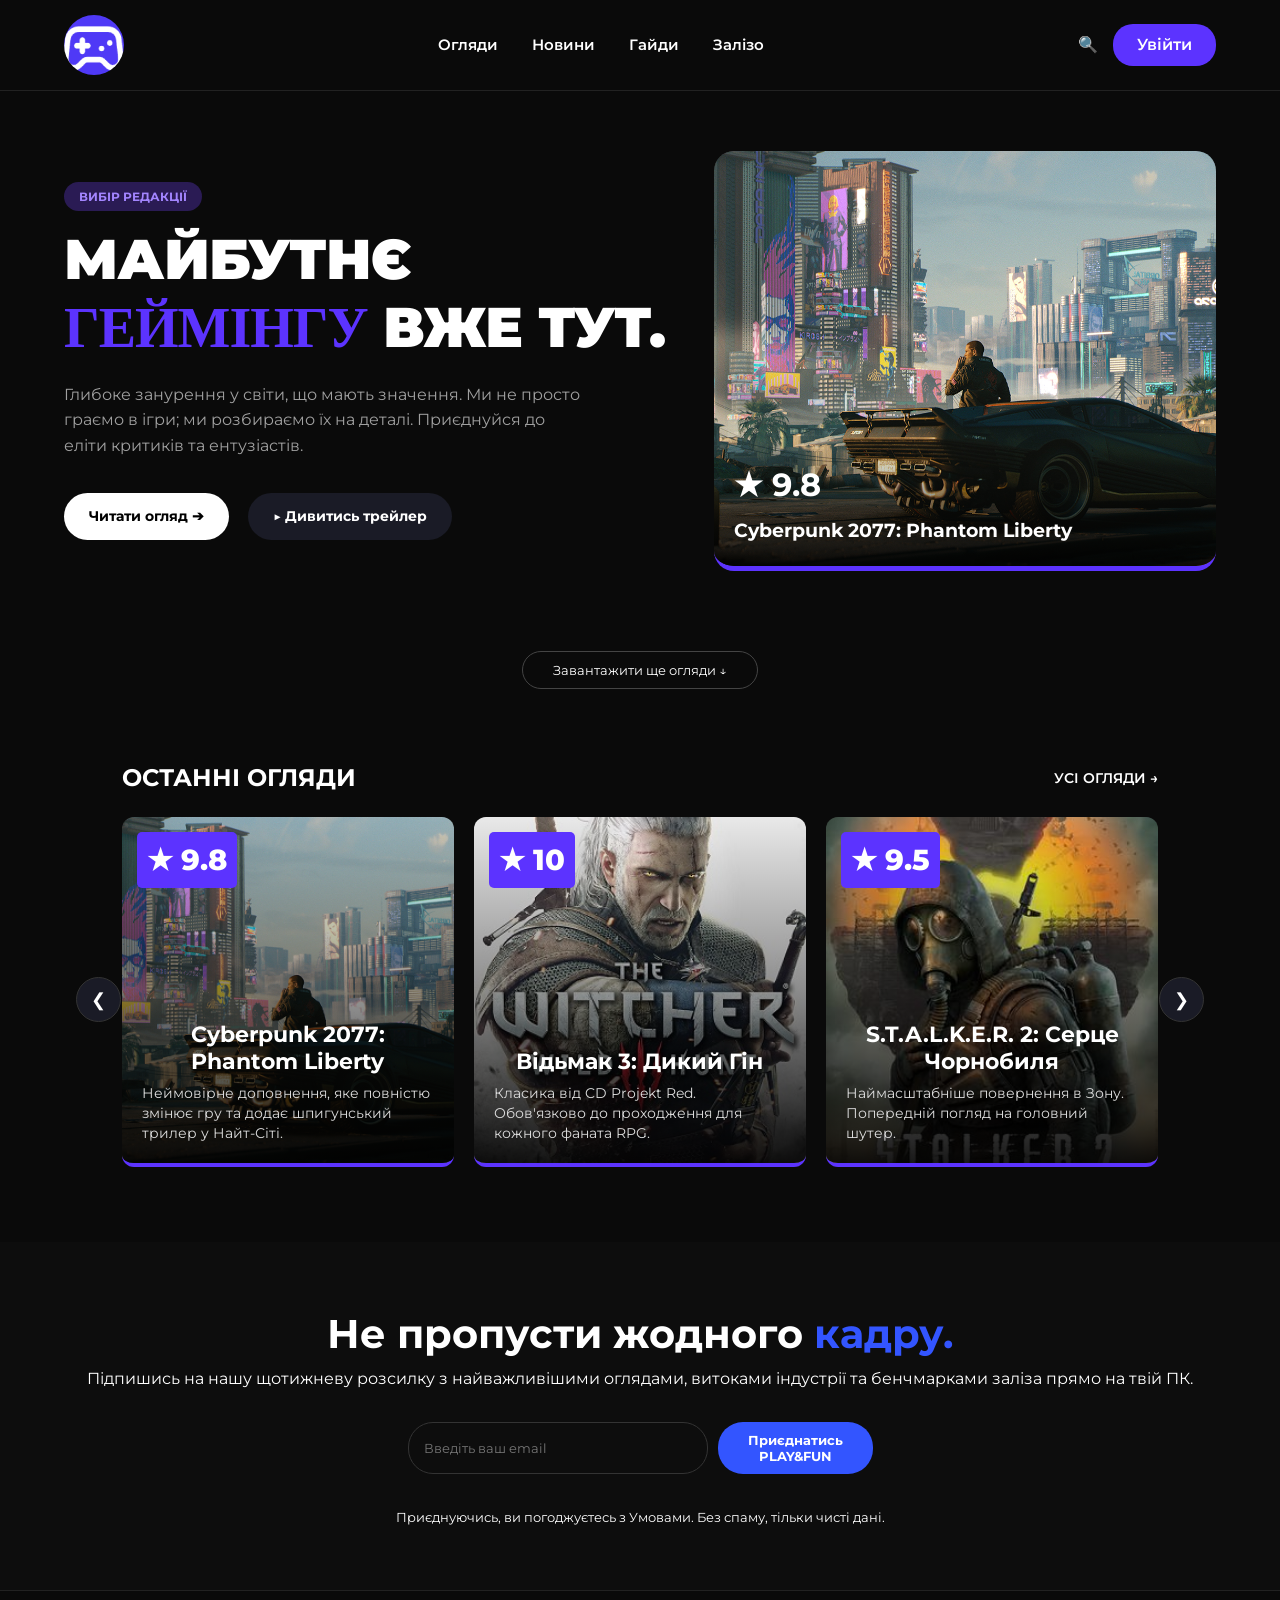
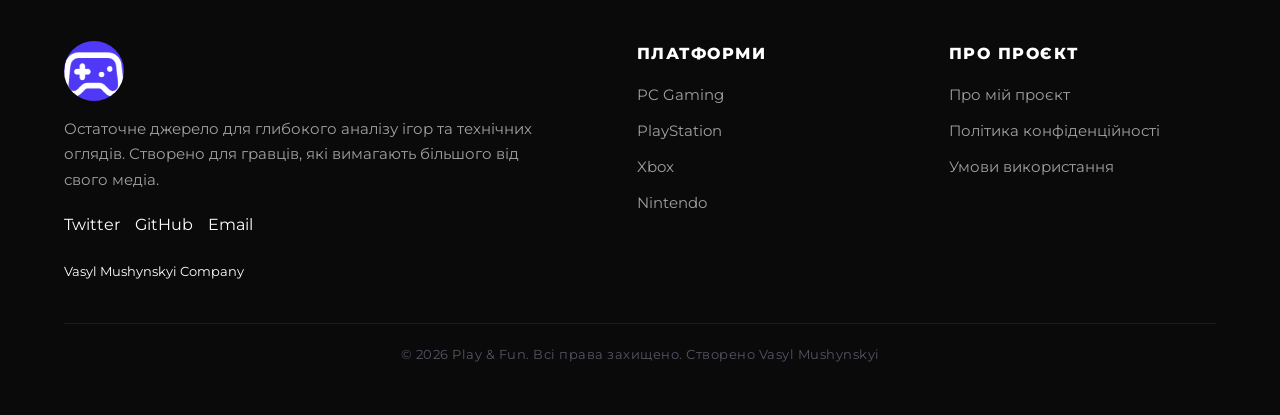
<file: index.html>
<!DOCTYPE html>
<html lang="uk">
<head>
    <meta charset="UTF-8">
    <meta name="viewport" content="width=device-width, initial-scale=1.0">
    <title>PLAY & FUN | Головна</title>
    <link rel="stylesheet" href="style.css">
    <link href="https://fonts.googleapis.com/css2?family=Montserrat:wght@400;600;800&display=swap" rel="stylesheet">
</head>
<body>

    <header class="navbar">
        <div class="logo">
            <a href="index.html"><img src="images/logo.png" alt="Play & Fun Logo" class="round-logo"></a>
        </div>
        <nav class="nav-links">
            <a href="reviews.html">Огляди</a>
            <a href="#">Новини</a>
            <a href="#">Гайди</a>
            <a href="#">Залізо</a>
        </nav>
        <div class="nav-actions">
            <span class="search-icon">🔍</span>
            <a href="#" class="btn-primary">Увійти</a>
        </div>
        <div class="mobile-menu-toggle" id="mobileToggle"></div>
    </header>

    <main>
        <section class="hero">
            <div class="hero-content fade-in">
                <span class="badge">ВИБІР РЕДАКЦІЇ</span>
                <h1>МАЙБУТНЄ<br><span class="highlight">ГЕЙМІНГУ</span> ВЖЕ ТУТ.</h1>
                <p>Глибоке занурення у світи, що мають значення. Ми не просто граємо в ігри; ми розбираємо їх на деталі. Приєднуйся до еліти критиків та ентузіастів.</p>
                <div class="hero-buttons">
                    <a href="reviews.html" class="btn-white">Читати огляд ➔</a>
                    <a href="#" class="btn-dark">▶ Дивитись трейлер</a>
                </div>
            </div>
            
            <div class="hero-image fade-in">
                <div class="main-game-card" style="background-image: url('images/cyberpunk.jpg');">
                    <div class="card-overlay">
                        <div class="rating">★ 9.8</div>
                        <div class="game-title">Cyberpunk 2077: Phantom Liberty</div>
                    </div>
                </div>
            </div>
        </section>

      <div class="scroll-container">
            <button id="scrollBtn" class="btn-outline">Завантажити ще огляди ↓</button>
        </div>

      <section id="more-reviews" class="more-games">
    <div class="section-header fade-in">
        <h2>ОСТАННІ ОГЛЯДИ</h2>
        <a href="reviews.html" class="view-all-link">УСІ ОГЛЯДИ &rarr;</a>
    </div>
    
    <div class="carousel-wrapper fade-in">
        <button class="carousel-btn left-btn" id="scrollLeftBtn">&#10094;</button>
        
        <div class="carousel-track" id="reviewsTrack">
            <div class="full-review-card" style="background-image: url('images/cyberpunk.jpg');">
                <div class="card-gradient-overlay">
                    <div class="card-rating">★ 9.8</div>
                    <h2 class="card-title">Cyberpunk 2077: Phantom Liberty</h2>
                    <p class="card-desc">Неймовірне доповнення, яке повністю змінює гру та додає шпигунський трилер у Найт-Сіті.</p>
                </div>
            </div>
            
            <div class="full-review-card" style="background-image: url('images/The_Witcher.jpg');">
                <div class="card-gradient-overlay">
                    <div class="card-rating">★ 10</div>
                    <h2 class="card-title">Відьмак 3: Дикий Гін</h2>
                    <p class="card-desc">Класика від CD Projekt Red. Обов'язково до проходження для кожного фаната RPG.</p>
                </div>
            </div>
            
            <div class="full-review-card" style="background-image: url('images/STALKER_2.jpg');">
                <div class="card-gradient-overlay">
                    <div class="card-rating">★ 9.5</div>
                    <h2 class="card-title">S.T.A.L.K.E.R. 2: Серце Чорнобиля</h2>
                    <p class="card-desc">Наймасштабніше повернення в Зону. Попередній погляд на головний шутер.</p>
                </div>
            </div>
            
            <div class="full-review-card" style="background-image: url('images/Baldurs_Gate_III.png');">
                <div class="card-gradient-overlay">
                    <div class="card-rating">★ 9.9</div>
                    <h2 class="card-title">Baldur's Gate 3</h2>
                    <p class="card-desc">Гра року, яка перевернула жанр RPG і встановила нові стандарти для індустрії.</p>
                </div>
            </div>
        </div>

        <button class="carousel-btn right-btn" id="scrollRightBtn">&#10095;</button>
    </div>
</section>

        <section class="newsletter fade-in">
            <h2>Не пропусти жодного <span class="highlight-blue">кадру.</span></h2>
            <p>Підпишись на нашу щотижневу розсилку з найважливішими оглядами, витоками індустрії та бенчмарками заліза прямо на твій ПК.</p>
            <form class="subscribe-form" onsubmit="event.preventDefault();">
                <input type="email" placeholder="Введіть ваш email" required>
                <button type="submit" class="btn-blue">Приєднатись<br>PLAY&FUN</button>
            </form>
            <small>Приєднуючись, ви погоджуєтесь з Умовами. Без спаму, тільки чисті дані.</small>
        </section>
    </main>

    <footer>
        <div class="footer-content">
            <div class="footer-info">
                <img src="images/logo.png" alt="Play & Fun" class="round-logo" style="margin-bottom: 15px;">
                <p>Остаточне джерело для глибокого аналізу ігор та технічних оглядів. Створено для гравців, які вимагають більшого від свого медіа.</p>
                <div class="social-links">
                    <a href="#">Twitter</a>
                    <a href="https://github.com/vmushynskyi2024-creator" target="_blank">GitHub</a>
                    <a href="#">Email</a>
                </div>
                <small>Vasyl Mushynskyi Company</small>
            </div>
            
            <div class="footer-links">
                <div class="link-column">
                    <h4>ПЛАТФОРМИ</h4>
                    <a href="#">PC Gaming</a>
                    <a href="#">PlayStation</a>
                    <a href="#">Xbox</a>
                    <a href="#">Nintendo</a>
                </div>
                <div class="link-column">
                    <h4>ПРО ПРОЄКТ</h4>
                    <a href="about.html">Про мій проєкт</a>
                    <a href="#">Політика конфіденційності</a>
                    <a href="#">Умови використання</a>
                </div>
            </div>
        </div>
        </div> <div class="footer-bottom">
        <p>&copy; 2026 Play & Fun. Всі права захищено. Створено Vasyl Mushynskyi</p>
    </div>
</footer>
    </footer>

    <script src="script.js"></script>
</body>
</html>
</file>
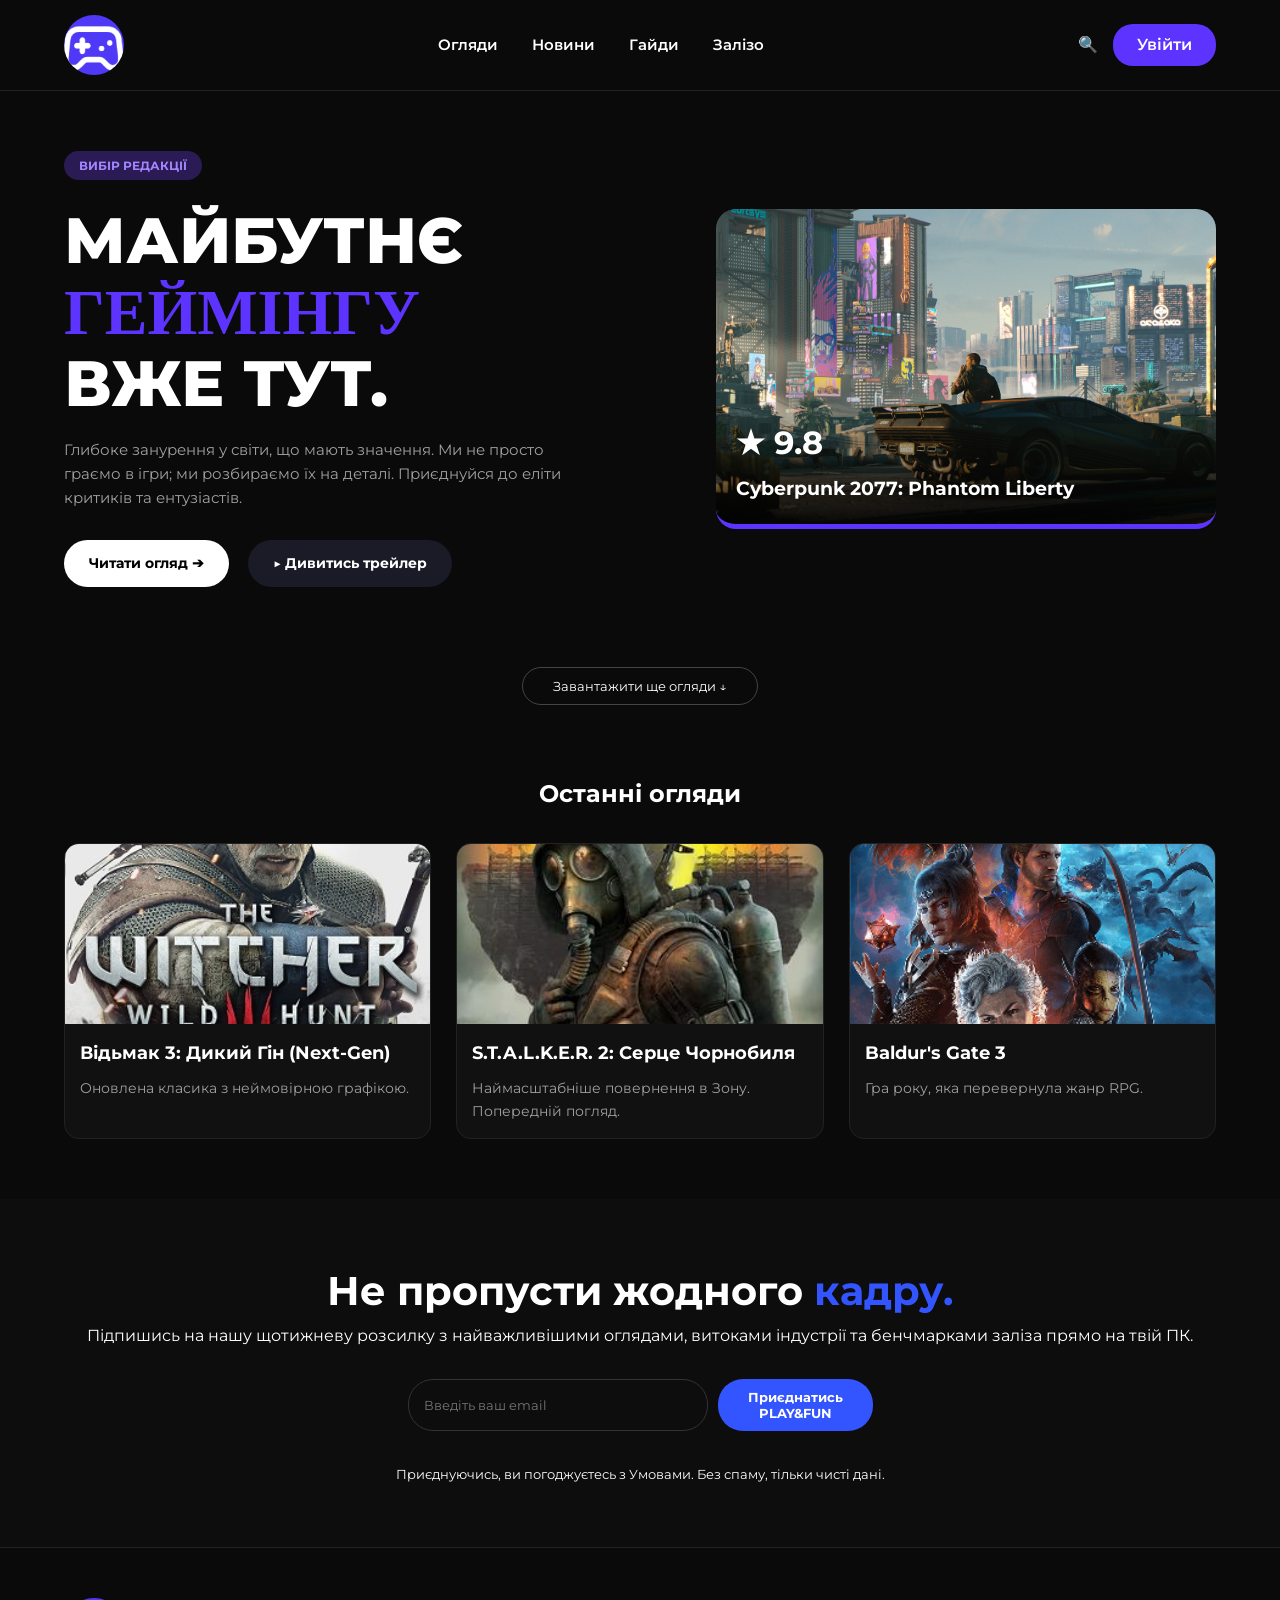
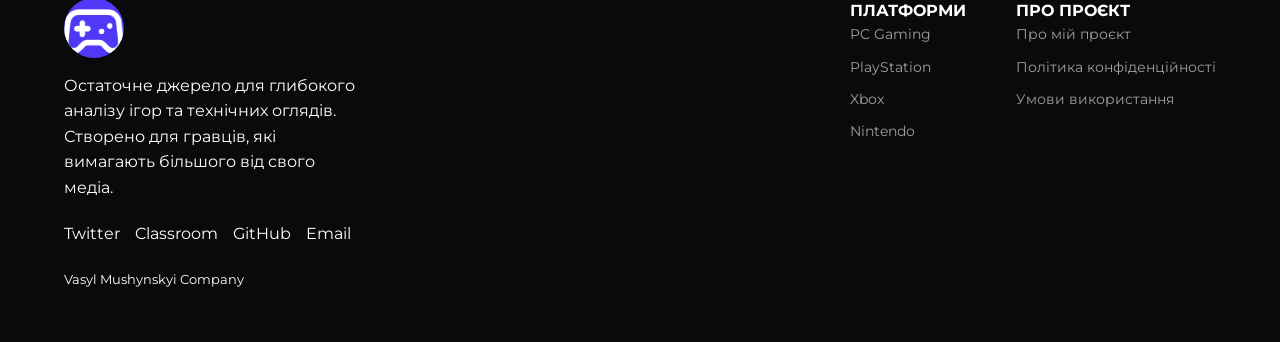
<file: kursova_robota/index.html>
<!DOCTYPE html>
<html lang="uk">
<head>
    <meta charset="UTF-8">
    <meta name="viewport" content="width=device-width, initial-scale=1.0">
    <title>PLAY & FUN | Головна</title>
    <link rel="stylesheet" href="style.css">
    <link href="https://fonts.googleapis.com/css2?family=Montserrat:wght@400;600;800&display=swap" rel="stylesheet">
</head>
<body>

    <header class="navbar">
        <div class="logo">
            <a href="index.html"><img src="images/logo.png" alt="Play & Fun Logo" class="round-logo"></a>
        </div>
        <nav class="nav-links">
            <a href="reviews.html">Огляди</a>
            <a href="#">Новини</a>
            <a href="#">Гайди</a>
            <a href="#">Залізо</a>
        </nav>
        <div class="nav-actions">
            <span class="search-icon">🔍</span>
            <a href="#" class="btn-primary">Увійти</a>
        </div>
    </header>

    <main>
        <section class="hero">
            <div class="hero-content fade-in">
                <span class="badge">ВИБІР РЕДАКЦІЇ</span>
                <h1>МАЙБУТНЄ<br><span class="highlight">ГЕЙМІНГУ</span> ВЖЕ ТУТ.</h1>
                <p>Глибоке занурення у світи, що мають значення. Ми не просто граємо в ігри; ми розбираємо їх на деталі. Приєднуйся до еліти критиків та ентузіастів.</p>
                <div class="hero-buttons">
                    <a href="reviews.html" class="btn-white">Читати огляд ➔</a>
                    <a href="#" class="btn-dark">▶ Дивитись трейлер</a>
                </div>
            </div>
            
            <div class="hero-image fade-in">
                <div class="main-game-card" style="background-image: url('images/cyberpunk.jpg');">
                    <div class="card-overlay">
                        <div class="rating">★ 9.8</div>
                        <div class="game-title">Cyberpunk 2077: Phantom Liberty</div>
                    </div>
                </div>
            </div>
        </section>

        <div class="scroll-container">
            <button id="scrollBtn" class="btn-outline">Завантажити ще огляди ↓</button>
        </div>

        <section id="more-reviews" class="more-games">
            <h2 class="fade-in">Останні огляди</h2>
            <div class="games-grid">
                
                <div class="latest-review-card fade-in">
                    <div class="img-placeholder" style="background-image: url('images/The_Witcher.jpg');"></div>
                    <div class="latest-review-text">
                        <h3>Відьмак 3: Дикий Гін (Next-Gen)</h3>
                        <p>Оновлена класика з неймовірною графікою.</p>
                    </div>
                </div>
                
                <div class="latest-review-card fade-in">
                    <div class="img-placeholder" style="background-image: url('images/STALKER_2.jpg');"></div>
                    <div class="latest-review-text">
                        <h3>S.T.A.L.K.E.R. 2: Серце Чорнобиля</h3>
                        <p>Наймасштабніше повернення в Зону. Попередній погляд.</p>
                    </div>
                </div>
                
                <div class="latest-review-card fade-in">
                    <div class="img-placeholder" style="background-image: url('images/Baldurs_Gate_III.png');"></div>
                    <div class="latest-review-text">
                        <h3>Baldur's Gate 3</h3>
                        <p>Гра року, яка перевернула жанр RPG.</p>
                    </div>
                </div>

            </div>
        </section>

        <section class="newsletter fade-in">
            <h2>Не пропусти жодного <span class="highlight-blue">кадру.</span></h2>
            <p>Підпишись на нашу щотижневу розсилку з найважливішими оглядами, витоками індустрії та бенчмарками заліза прямо на твій ПК.</p>
            <form class="subscribe-form" onsubmit="event.preventDefault();">
                <input type="email" placeholder="Введіть ваш email" required>
                <button type="submit" class="btn-blue">Приєднатись<br>PLAY&FUN</button>
            </form>
            <small>Приєднуючись, ви погоджуєтесь з Умовами. Без спаму, тільки чисті дані.</small>
        </section>
    </main>

    <footer>
        <div class="footer-content">
            <div class="footer-info">
                <img src="images/logo.png" alt="Play & Fun" class="round-logo" style="margin-bottom: 15px;">
                <p>Остаточне джерело для глибокого аналізу ігор та технічних оглядів. Створено для гравців, які вимагають більшого від свого медіа.</p>
                <div class="social-links">
                    <a href="#">Twitter</a>
                    <a href="https://classroom.google.com/h" target="_blank" title="Мій Classroom">Classroom</a>
                    <a href="https://github.com/vmushynskyi2024-creator" target="_blank">GitHub</a>
                    <a href="#">Email</a>
                </div>
                <small>Vasyl Mushynskyi Company</small>
            </div>
            
            <div class="footer-links">
                <div class="link-column">
                    <h4>ПЛАТФОРМИ</h4>
                    <a href="#">PC Gaming</a>
                    <a href="#">PlayStation</a>
                    <a href="#">Xbox</a>
                    <a href="#">Nintendo</a>
                </div>
                <div class="link-column">
                    <h4>ПРО ПРОЄКТ</h4>
                    <a href="about.html">Про мій проєкт</a>
                    <a href="#">Політика конфіденційності</a>
                    <a href="#">Умови використання</a>
                </div>
            </div>
        </div>
    </footer>

    <script src="script.js"></script>
</body>
</html>
</file>
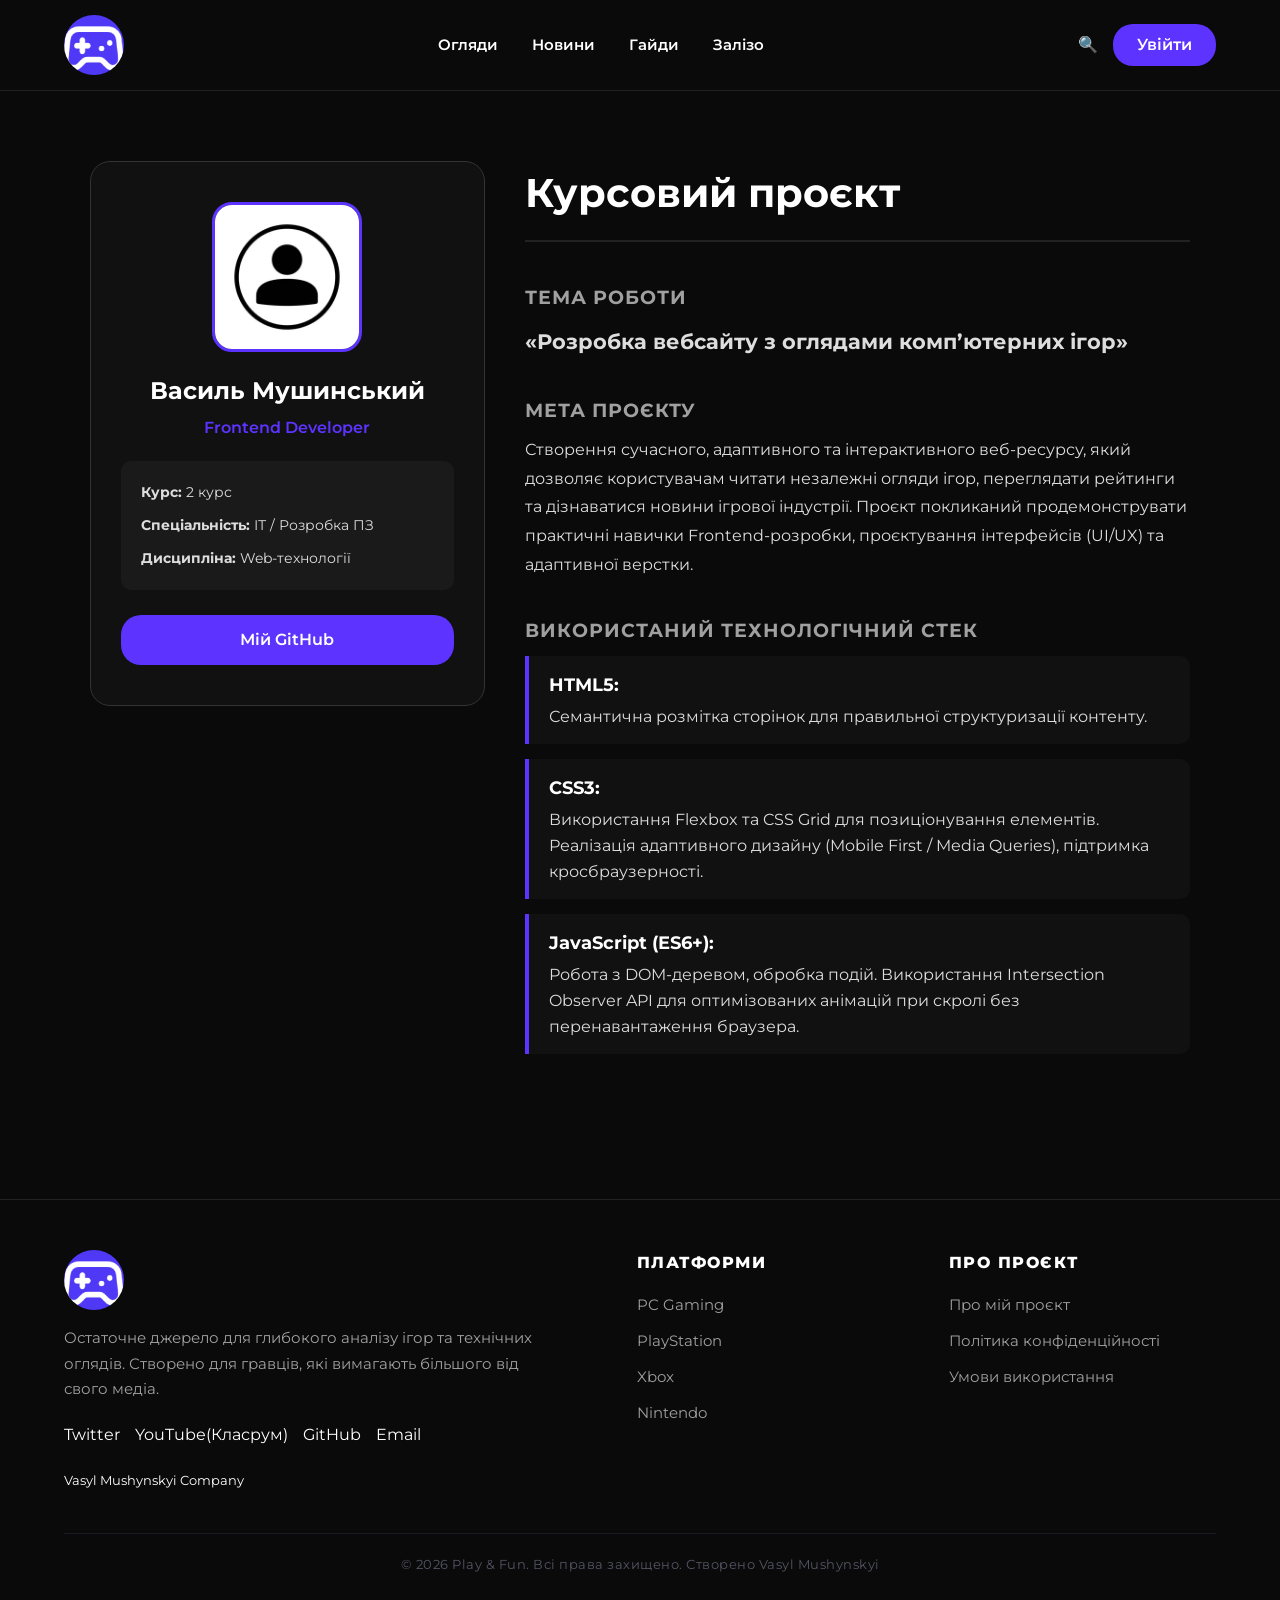
<file: about.html>
<!DOCTYPE html>
<html lang="uk">
<head>
    <meta charset="UTF-8">
    <meta name="viewport" content="width=device-width, initial-scale=1.0">
    <title>Про проєкт | PLAY & FUN</title>
    <link rel="stylesheet" href="style.css">
    <link href="https://fonts.googleapis.com/css2?family=Montserrat:wght@400;600;800&display=swap" rel="stylesheet">
</head>
<body>
    <header class="navbar">
        <div class="logo">
            <a href="index.html"><img src="images/logo.png" alt="Play & Fun Logo" class="round-logo"></a>
        </div>
        <nav class="nav-links">
            <a href="reviews.html">Огляди</a>
            <a href="#">Новини</a>
            <a href="#">Гайди</a>
            <a href="#">Залізо</a>
        </nav>
        <div class="nav-actions">
            <span class="search-icon">🔍</span>
            <a href="#" class="btn-primary">Увійти</a>
        </div>
        <div class="mobile-menu-toggle" id="mobileToggle"></div>
    </header>

    <main class="page-content fade-in">
        <div class="project-info-container">
            
            <aside class="student-profile">
                <div class="profile-pic">
                    <img src="images/my_photo.jpg" alt="Моє фото">
                </div>
                <h2>Василь Мушинський</h2>
                <p class="role">Frontend Developer</p>
                <div class="student-details">
                    <p><strong>Курс:</strong> 2 курс</p>
                    <p><strong>Спеціальність:</strong> ІТ / Розробка ПЗ</p>
                    <p><strong>Дисципліна:</strong> Web-технології</p>
                </div>
                <a href="https://github.com/vmushynskyi2024-creator" target="_blank" class="btn-primary github-btn">Мій GitHub</a>
            </aside>

            <section class="project-details">
                <h1>Курсовий проєкт</h1>
                
                <div class="info-block">
                    <h3>Тема роботи</h3>
                    <p class="highlight-text">«Розробка вебсайту з оглядами комп’ютерних ігор»</p>
                </div>

                <div class="info-block">
                    <h3>Мета проєкту</h3>
                    <p>Створення сучасного, адаптивного та інтерактивного веб-ресурсу, який дозволяє користувачам читати незалежні огляди ігор, переглядати рейтинги та дізнаватися новини ігрової індустрії. Проєкт покликаний продемонструвати практичні навички Frontend-розробки, проєктування інтерфейсів (UI/UX) та адаптивної верстки.</p>
                </div>

                <div class="info-block">
                    <h3>Використаний технологічний стек</h3>
                    <ul class="tech-stack">
                        <li>
                            <span class="tech-title">HTML5:</span> 
                            Семантична розмітка сторінок для правильної структуризації контенту.
                        </li>
                        <li>
                            <span class="tech-title">CSS3:</span> 
                            Використання Flexbox та CSS Grid для позиціонування елементів. Реалізація адаптивного дизайну (Mobile First / Media Queries), підтримка кросбраузерності.
                        </li>
                        <li>
                            <span class="tech-title">JavaScript (ES6+):</span> 
                            Робота з DOM-деревом, обробка подій. Використання Intersection Observer API для оптимізованих анімацій при скролі без перенавантаження браузера.
                        </li>
                    </ul>
                </div>
            </section>

        </div>
    </main>

    <footer>
        <div class="footer-content">
            <div class="footer-info">
                <img src="images/logo.png" alt="Play & Fun" class="round-logo" style="margin-bottom: 15px;">
                <p>Остаточне джерело для глибокого аналізу ігор та технічних оглядів. Створено для гравців, які вимагають більшого від свого медіа.</p>
                <div class="social-links">
                    <a href="#">Twitter</a>
                    <a href="https://classroom.google.com/h" target="_blank" title="Мій Classroom">YouTube(Класрум)</a>
                    <a href="https://github.com/vmushynskyi2024-creator" target="_blank">GitHub</a>
                    <a href="#">Email</a>
                </div>
                <small>Vasyl Mushynskyi Company</small>
            </div>
            
            <div class="footer-links">
                <div class="link-column">
                    <h4>ПЛАТФОРМИ</h4>
                    <a href="#">PC Gaming</a>
                    <a href="#">PlayStation</a>
                    <a href="#">Xbox</a>
                    <a href="#">Nintendo</a>
                </div>
                <div class="link-column">
                    <h4>ПРО ПРОЄКТ</h4>
                    <a href="about.html">Про мій проєкт</a>
                    <a href="#">Політика конфіденційності</a>
                    <a href="#">Умови використання</a>
                </div>
            </div>
        </div>
        </div> <div class="footer-bottom">
        <p>&copy; 2026 Play & Fun. Всі права захищено. Створено Vasyl Mushynskyi</p>
    </div>
</footer>
    </footer>

    <script src="script.js"></script>
</body>
</html>
</file>
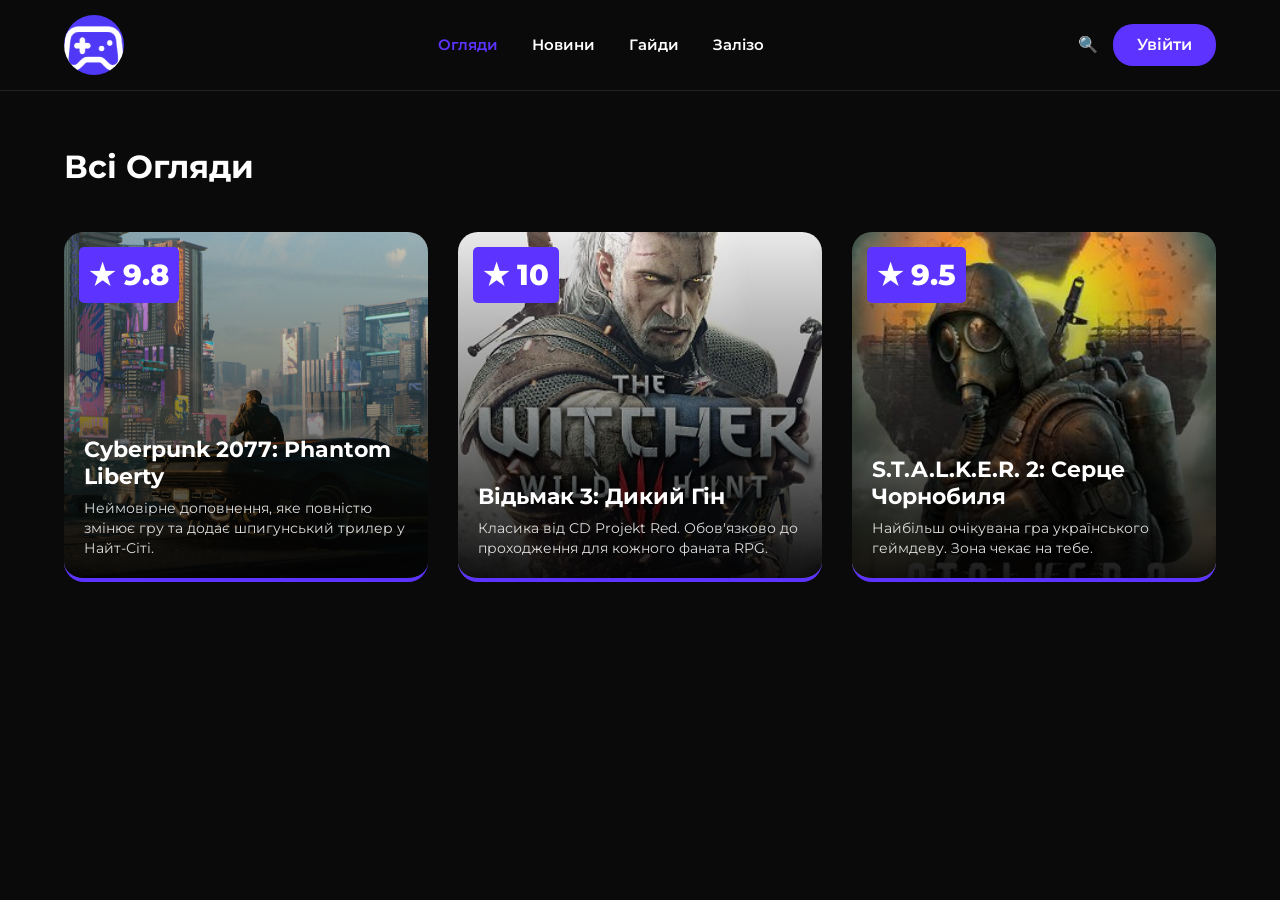
<file: reviews.html>
<!DOCTYPE html>
<html lang="uk">
<head>
    <meta charset="UTF-8">
    <meta name="viewport" content="width=device-width, initial-scale=1.0">
    <title>Огляди Ігор | PLAY & FUN</title>
    <link rel="stylesheet" href="style.css">
    <link href="https://fonts.googleapis.com/css2?family=Montserrat:wght@400;600;800&display=swap" rel="stylesheet">
</head>
<body>
    <header class="navbar">
        <div class="logo">
            <a href="index.html"><img src="images/logo.png" alt="Play & Fun Logo" class="round-logo"></a>
        </div>
        <nav class="nav-links">
            <a href="reviews.html" style="color: var(--primary-purple);">Огляди</a>
            <a href="#">Новини</a>
            <a href="#">Гайди</a>
            <a href="#">Залізо</a>
        </nav>
        <div class="nav-actions">
            <span class="search-icon">🔍</span>
            <a href="#" class="btn-primary">Увійти</a>
        </div>
        <div class="mobile-menu-toggle" id="mobileToggle"></div>
    </header>

    <main class="page-content">
        <h1>Всі Огляди</h1>
        
        <div class="review-cards-grid">
            
          <div class="full-review-card" style="background-image: url('images/cyberpunk.jpg');">
                <div class="card-gradient-overlay">
                    <div class="card-rating">★ 9.8</div>
                    <h2 class="card-title">Cyberpunk 2077: Phantom Liberty</h2>
                    <p class="card-desc">Неймовірне доповнення, яке повністю змінює гру та додає шпигунський трилер у Найт-Сіті.</p>
                </div>
            </div>

            <div class="full-review-card" style="background-image: url('images/The_Witcher.jpg');">
                <div class="card-gradient-overlay">
                    <div class="card-rating">★ 10</div>
                    <h2 class="card-title">Відьмак 3: Дикий Гін</h2>
                    <p class="card-desc">Класика від CD Projekt Red. Обов'язково до проходження для кожного фаната RPG.</p>
                </div>
            </div>

            <div class="full-review-card" style="background-image: url('images/STALKER_2.jpg');">
                <div class="card-gradient-overlay">
                    <div class="card-rating">★ 9.5</div>
                    <h2 class="card-title">S.T.A.L.K.E.R. 2: Серце Чорнобиля</h2>
                    <p class="card-desc">Найбільш очікувана гра українського геймдеву. Зона чекає на тебе.</p>
                </div>
            </div>

        </div>
    </main>
    
    <script src="script.js"></script>
</body>
</html>
</file>
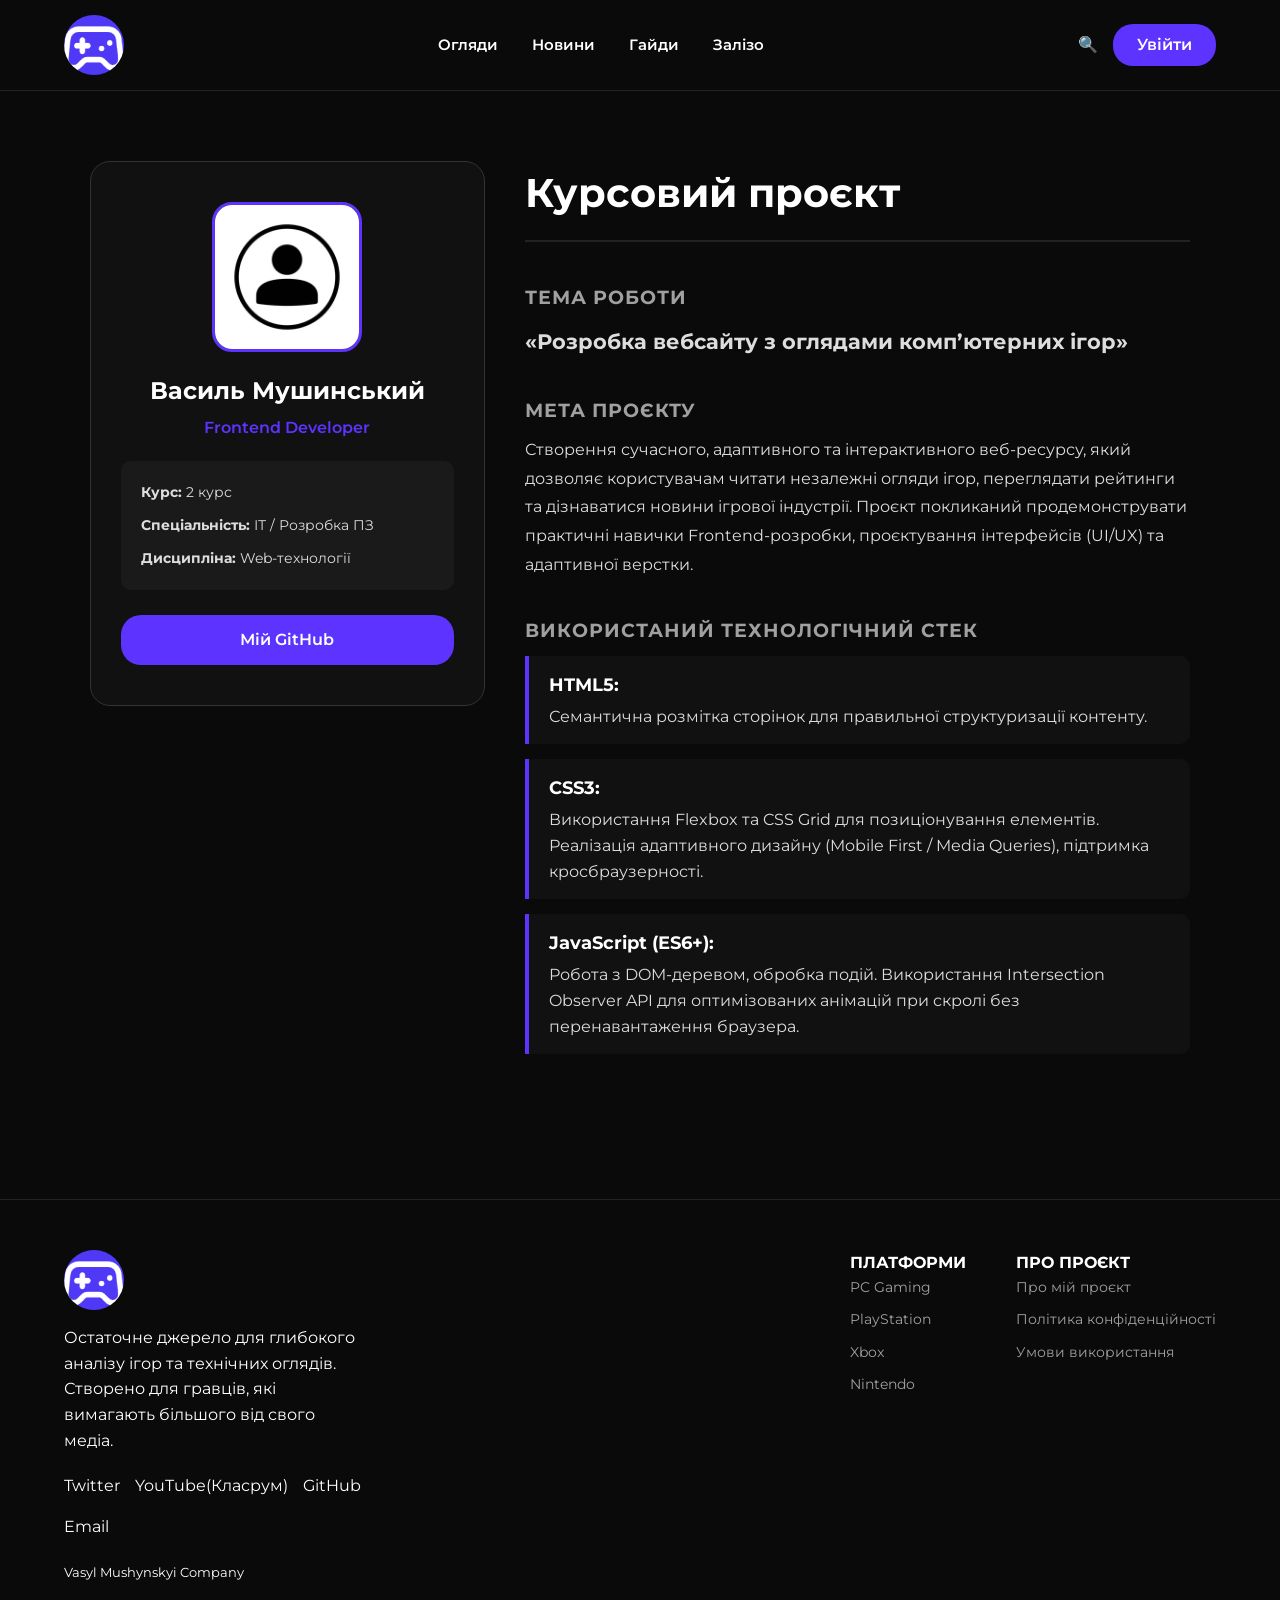
<file: kursova_robota/about.html>
<!DOCTYPE html>
<html lang="uk">
<head>
    <meta charset="UTF-8">
    <meta name="viewport" content="width=device-width, initial-scale=1.0">
    <title>Про проєкт | PLAY & FUN</title>
    <link rel="stylesheet" href="style.css">
    <link href="https://fonts.googleapis.com/css2?family=Montserrat:wght@400;600;800&display=swap" rel="stylesheet">
</head>
<body>
    <header class="navbar">
        <div class="logo">
            <a href="index.html"><img src="images/logo.png" alt="Play & Fun Logo" class="round-logo"></a>
        </div>
        <nav class="nav-links">
            <a href="reviews.html">Огляди</a>
            <a href="#">Новини</a>
            <a href="#">Гайди</a>
            <a href="#">Залізо</a>
        </nav>
        <div class="nav-actions">
            <span class="search-icon">🔍</span>
            <a href="#" class="btn-primary">Увійти</a>
        </div>
    </header>

    <main class="page-content fade-in">
        <div class="project-info-container">
            
            <aside class="student-profile">
                <div class="profile-pic">
                    <img src="images/my_photo.jpg" alt="Моє фото">
                </div>
                <h2>Василь Мушинський</h2>
                <p class="role">Frontend Developer</p>
                <div class="student-details">
                    <p><strong>Курс:</strong> 2 курс</p>
                    <p><strong>Спеціальність:</strong> ІТ / Розробка ПЗ</p>
                    <p><strong>Дисципліна:</strong> Web-технології</p>
                </div>
                <a href="https://github.com/vmushynskyi2024-creator" target="_blank" class="btn-primary github-btn">Мій GitHub</a>
            </aside>

            <section class="project-details">
                <h1>Курсовий проєкт</h1>
                
                <div class="info-block">
                    <h3>Тема роботи</h3>
                    <p class="highlight-text">«Розробка вебсайту з оглядами комп’ютерних ігор»</p>
                </div>

                <div class="info-block">
                    <h3>Мета проєкту</h3>
                    <p>Створення сучасного, адаптивного та інтерактивного веб-ресурсу, який дозволяє користувачам читати незалежні огляди ігор, переглядати рейтинги та дізнаватися новини ігрової індустрії. Проєкт покликаний продемонструвати практичні навички Frontend-розробки, проєктування інтерфейсів (UI/UX) та адаптивної верстки.</p>
                </div>

                <div class="info-block">
                    <h3>Використаний технологічний стек</h3>
                    <ul class="tech-stack">
                        <li>
                            <span class="tech-title">HTML5:</span> 
                            Семантична розмітка сторінок для правильної структуризації контенту.
                        </li>
                        <li>
                            <span class="tech-title">CSS3:</span> 
                            Використання Flexbox та CSS Grid для позиціонування елементів. Реалізація адаптивного дизайну (Mobile First / Media Queries), підтримка кросбраузерності.
                        </li>
                        <li>
                            <span class="tech-title">JavaScript (ES6+):</span> 
                            Робота з DOM-деревом, обробка подій. Використання Intersection Observer API для оптимізованих анімацій при скролі без перенавантаження браузера.
                        </li>
                    </ul>
                </div>
            </section>

        </div>
    </main>

    <footer>
        <div class="footer-content">
            <div class="footer-info">
                <img src="images/logo.png" alt="Play & Fun" class="round-logo" style="margin-bottom: 15px;">
                <p>Остаточне джерело для глибокого аналізу ігор та технічних оглядів. Створено для гравців, які вимагають більшого від свого медіа.</p>
                <div class="social-links">
                    <a href="#">Twitter</a>
                    <a href="https://classroom.google.com/h" target="_blank" title="Мій Classroom">YouTube(Класрум)</a>
                    <a href="https://github.com/vmushynskyi2024-creator" target="_blank">GitHub</a>
                    <a href="#">Email</a>
                </div>
                <small>Vasyl Mushynskyi Company</small>
            </div>
            
            <div class="footer-links">
                <div class="link-column">
                    <h4>ПЛАТФОРМИ</h4>
                    <a href="#">PC Gaming</a>
                    <a href="#">PlayStation</a>
                    <a href="#">Xbox</a>
                    <a href="#">Nintendo</a>
                </div>
                <div class="link-column">
                    <h4>ПРО ПРОЄКТ</h4>
                    <a href="about.html">Про мій проєкт</a>
                    <a href="#">Політика конфіденційності</a>
                    <a href="#">Умови використання</a>
                </div>
            </div>
        </div>
    </footer>

    <script src="script.js"></script>
</body>
</html>
</file>
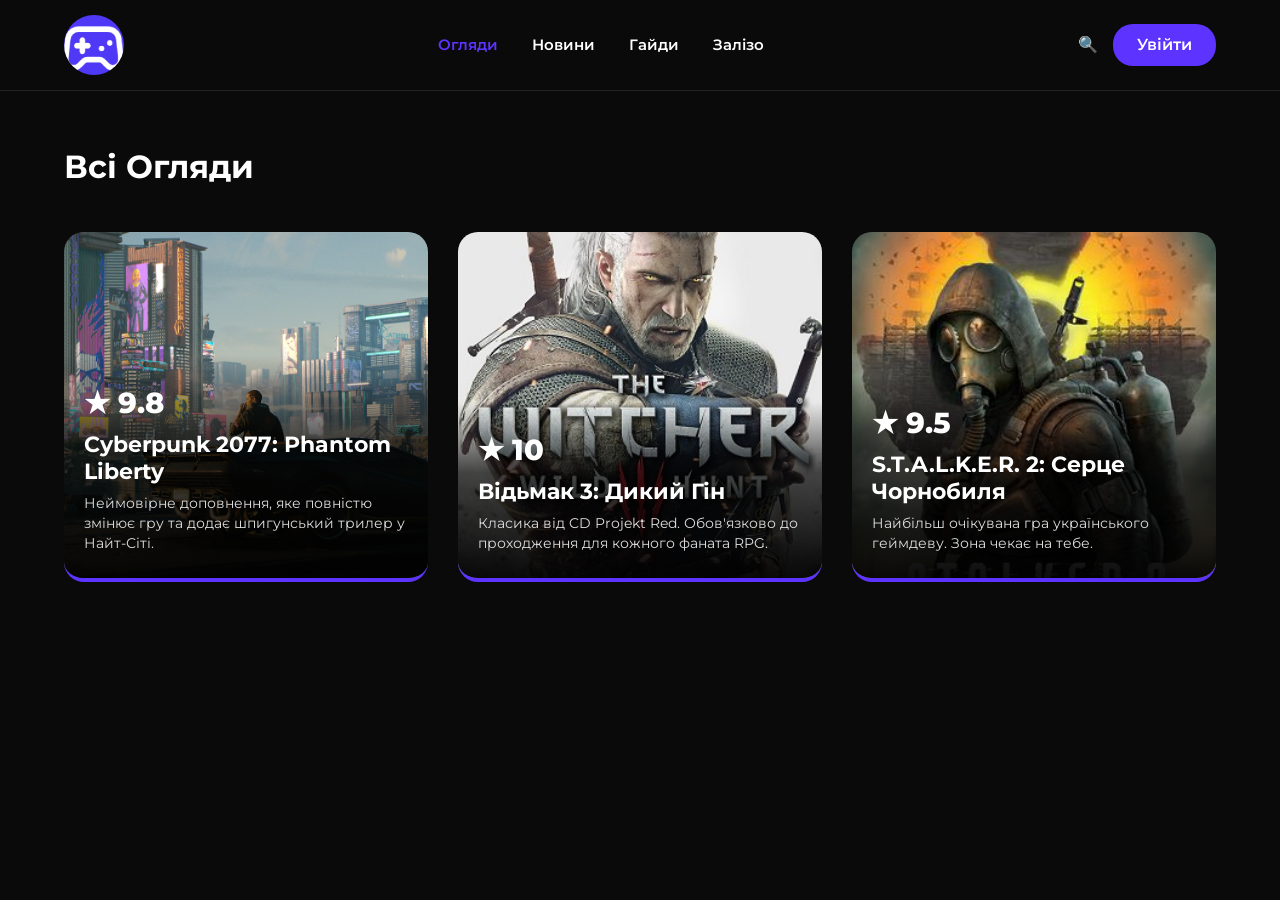
<file: kursova_robota/reviews.html>
<!DOCTYPE html>
<html lang="uk">
<head>
    <meta charset="UTF-8">
    <meta name="viewport" content="width=device-width, initial-scale=1.0">
    <title>Огляди Ігор | PLAY & FUN</title>
    <link rel="stylesheet" href="style.css">
    <link href="https://fonts.googleapis.com/css2?family=Montserrat:wght@400;600;800&display=swap" rel="stylesheet">
</head>
<body>
    <header class="navbar">
        <div class="logo">
            <a href="index.html"><img src="images/logo.png" alt="Play & Fun Logo" class="round-logo"></a>
        </div>
        <nav class="nav-links">
            <a href="reviews.html" style="color: var(--primary-purple);">Огляди</a>
            <a href="#">Новини</a>
            <a href="#">Гайди</a>
            <a href="#">Залізо</a>
        </nav>
        <div class="nav-actions">
            <span class="search-icon">🔍</span>
            <a href="#" class="btn-primary">Увійти</a>
        </div>
    </header>

    <main class="page-content">
        <h1>Всі Огляди</h1>
        
        <div class="review-cards-grid">
            
            <div class="full-review-card" style="background-image: url('images/cyberpunk.jpg');">
                <div class="card-gradient-overlay">
                    <div class="card-rating">★ 9.8</div>
                    <h2 class="card-title">Cyberpunk 2077: Phantom Liberty</h2>
                    <p class="card-desc">Неймовірне доповнення, яке повністю змінює гру та додає шпигунський трилер у Найт-Сіті.</p>
                </div>
            </div>

            <div class="full-review-card" style="background-image: url('images/The_Witcher.jpg');">
                <div class="card-gradient-overlay">
                    <div class="card-rating">★ 10</div>
                    <h2 class="card-title">Відьмак 3: Дикий Гін</h2>
                    <p class="card-desc">Класика від CD Projekt Red. Обов'язково до проходження для кожного фаната RPG.</p>
                </div>
            </div>

            <div class="full-review-card" style="background-image: url('images/STALKER_2.jpg');">
                <div class="card-gradient-overlay">
                    <div class="card-rating">★ 9.5</div>
                    <h2 class="card-title">S.T.A.L.K.E.R. 2: Серце Чорнобиля</h2>
                    <p class="card-desc">Найбільш очікувана гра українського геймдеву. Зона чекає на тебе.</p>
                </div>
            </div>

        </div>
    </main>
    
    <script src="script.js"></script>
</body>
</html>
</file>
<file: style.css>
/* Базові налаштування */
* {
    margin: 0;
    padding: 0;
    box-sizing: border-box;
    font-family: 'Montserrat', sans-serif;
}

:root {
    --bg-dark: #0a0a0a;
    --text-main: #ffffff;
    --text-muted: #a0a0a0;
    --primary-purple: #5c33ff;
    --accent-blue: #3355ff;
    --btn-dark: #1a1b26;
}

body {
    background-color: var(--bg-dark);
    color: var(--text-main);
    line-height: 1.6;
    overflow-x: hidden;
}

a {
    text-decoration: none;
    color: inherit;
}

.round-logo {
    width: 60px;
    height: 60px;
    border-radius: 50%;
    object-fit: cover;
    display: block;
}

/* Шапка сайту */
.navbar {
    display: flex;
    justify-content: space-between;
    align-items: center;
    padding: 15px 5%;
    border-bottom: 1px solid #222;
}

.nav-links a {
    margin: 0 15px;
    font-size: 15px;
    font-weight: 600;
    transition: color 0.3s;
}

.nav-links a:hover {
    color: var(--primary-purple);
}

.nav-actions {
    display: flex;
    align-items: center;
    gap: 15px;
}

.btn-primary {
    background-color: var(--primary-purple);
    padding: 8px 24px;
    border-radius: 20px;
    font-weight: 600;
}

/* Головний блок (Hero) */
.hero {
    display: flex;
    justify-content: space-between;
    align-items: center;
    padding: 60px 5%;
    min-height: 60vh;
}

.hero-content {
    flex: 1.5; 
    max-width: 650px; 
}

.badge {
    background-color: #2a1b54;
    color: #a385ff;
    padding: 5px 15px;
    border-radius: 15px;
    font-size: 12px;
    font-weight: bold;
    display: inline-block;
    margin-bottom: 15px;
}

.hero-content h1 {
    font-size: 56px; /* Залишаємо великим та потужним */
    font-weight: 900;
    line-height: 1.2;
    letter-spacing: -1px;
    margin-bottom: 20px;
    text-transform: uppercase;
    width: 100%; /* Змушуємо використовувати всю доступну ширину */
}
.highlight {
    color: var(--primary-purple);
    font-family: cursive;
}

.hero-content p {
    font-size: 16px; /* Збільшуємо шрифт, щоб він краще читався */
    line-height: 1.6;
    color: var(--text-muted);
    max-width: 520px; /* Дозволяємо опису також стати трохи ширшим */
    margin-bottom: 35px;
}

.hero-buttons a {
    display: inline-block;
    padding: 12px 25px;
    border-radius: 30px;
    font-weight: bold;
    margin-right: 15px;
    font-size: 14px;
}

.btn-white {
    background-color: #fff;
    color: #000;
}

.btn-dark {
    background-color: var(--btn-dark);
    color: #fff;
}

.hero-image {
    flex: 1;
    display: flex;
    justify-content: flex-end;
}

.main-game-card {
    width: 100%;
    max-width: 650px;
    height: 420px;
    background-color: #222; /* Фоновий колір, якщо картинка не завантажиться */
    background-position: center;
    background-size: cover;
    background-repeat: no-repeat;
    border-radius: 20px;
    position: relative;
    border-bottom: 5px solid var(--primary-purple);
    overflow: hidden;
}

.card-overlay {
    position: absolute;
    bottom: 0;
    width: 100%;
    padding: 20px;
    background: linear-gradient(to top, rgba(0,0,0,0.9), transparent);
}

.rating {
    font-size: 2rem;
    font-weight: bold;
    margin-bottom: 5px;
}

.game-title {
    font-weight: bold;
    font-size: 1.2rem;
}

.scroll-container {
    text-align: center;
    margin: 20px 0 50px 0;
}

.btn-outline {
    background: transparent;
    border: 1px solid #444;
    color: #fff;
    padding: 10px 30px;
    border-radius: 20px;
    cursor: pointer;
    transition: 0.3s;
}

.btn-outline:hover {
    background: #222;
}

/* Останні огляди на головній */
.more-games {
    padding: 20px 5% 60px;
}

.more-games h2 {
    margin-bottom: 30px;
    text-align: center;
}
.latest-carousel-wrapper {
    position: relative;
    width: 100%;
    max-width: 700px;
    margin: 0 auto;
    overflow: hidden;
    border-radius: 12px;
}

.latest-carousel-track {
    display: flex;
    flex-wrap: nowrap;
    width: 100%;
    transition: transform 0.5s ease-in-out;
}

.latest-carousel-track .latest-review-card {
    min-width: 100%;
    margin: 0;
    box-sizing: border-box;
}

.carousel-click-zone {
    position: absolute;
    top: 0;
    bottom: 0;
    width: 50%;
    z-index: 10;
    cursor: pointer;
}

.zone-left {
    left: 0;
}

.zone-right {
    right: 0;
}

.games-grid {
    display: grid;
    grid-template-columns: repeat(auto-fit, minmax(280px, 1fr));
    gap: 25px;
}

.latest-review-card {
    background: #111;
    border-radius: 15px;
    overflow: hidden;
    border: 1px solid #222;
}

.img-placeholder {
    width: 100%;
    height: 180px;
    background-color: #222; /* Якщо немає картинки */
    background-size: cover;
    background-position: center;
}

.latest-review-text {
    padding: 15px;
}

.latest-review-text h3 {
    font-size: 1.1rem;
    margin-bottom: 10px;
}

.latest-review-text p {
    font-size: 0.9rem;
    color: var(--text-muted);
}
    .slider {
    position: relative;
    overflow: hidden;
    max-width: 400px;
    margin: 0 auto;
    }
    .slide {
    display: none;
    text-align: center;
    }
    .slide.active {
    display: block;
    }
    .slider-controls {
    text-align: center;
    margin-top: 15px;
    }
    .slider-controls button {
    background: var(--btn-dark);
    color: #fff;
    border: none;
    padding: 8px 15px;
    margin: 0 5px;
    cursor: pointer;
    border-radius: 5px;
    }


/* Сторінка Оглядів (reviews.html) */
.page-content {
    padding: 50px 5%;
}

.page-content h1 {
    margin-bottom: 40px;
}

.review-cards-grid {
    display: grid;
    grid-template-columns: repeat(auto-fit, minmax(320px, 1fr));
    gap: 30px;
}

.full-review-card {
    position: relative;
    height: 350px;
    background-color: #222;
    border-radius: 20px;
    background-size: cover;
    background-position: center;
    background-repeat: no-repeat;
    overflow: hidden;
    border-bottom: 4px solid var(--primary-purple);
    transition: transform 0.3s;
}

.full-review-card:hover {
    transform: translateY(-5px);
}

.card-gradient-overlay {
    position: absolute;
    bottom: 0;
    left: 0;
    width: 100%;
    padding: 25px 20px;
    background: linear-gradient(to top, rgba(0,0,0,0.95) 0%, rgba(0,0,0,0.7) 60%, transparent 100%);
}

.card-gradient-overlay .card-rating {
    font-size: 1.8rem;
    font-weight: 800;
    margin-bottom: 5px;
}

.card-gradient-overlay .card-title {
    font-size: 1.4rem;
    margin-bottom: 8px;
    line-height: 1.2;
}

.card-gradient-overlay .card-desc {
    font-size: 0.9rem;
    color: #ddd;
    line-height: 1.4;
}

/* === сторінка "Про проєкт" (about.html) === */
.project-info-container {
    display: flex;
    gap: 40px;
    max-width: 1100px;
    margin: 0 auto;
    padding: 20px 0 60px 0;
}

/* Ліва колонка */
.student-profile {
    flex: 1;
    min-width: 300px;
    background: #111;
    border: 1px solid #333;
    border-radius: 20px;
    padding: 40px 30px;
    text-align: center;
    height: fit-content;
}

.profile-pic {
    width: 150px;
    height: 150px;
    margin: 0 auto 20px auto;
    border-radius: 20px;
    overflow: hidden;
    border: 3px solid var(--primary-purple);
    background-color: #222;
}

.profile-pic img {
    width: 100%;
    height: 100%;
    object-fit: cover;
}

.student-profile h2 {
    font-size: 1.5rem;
    margin-bottom: 5px;
}

.role {
    color: var(--primary-purple);
    font-weight: 600;
    margin-bottom: 20px;
}

.student-details {
    text-align: left;
    background: #1a1a1a;
    padding: 20px;
    border-radius: 10px;
    margin-bottom: 25px;
}

.student-details p {
    margin-bottom: 10px;
    font-size: 0.9rem;
    color: #ddd;
}

.student-details p:last-child {
    margin-bottom: 0;
}

.github-btn {
    display: inline-block;
    width: 100%;
    padding: 12px 0;
}

/* Права колонка */
.project-details {
    flex: 2;
}

.project-details h1 {
    font-size: 2.5rem;
    margin-bottom: 40px;
    border-bottom: 2px solid #222;
    padding-bottom: 15px;
}

.info-block {
    margin-bottom: 35px;
}

.info-block h3 {
    font-size: 1.2rem;
    color: var(--text-muted);
    margin-bottom: 10px;
    text-transform: uppercase;
    letter-spacing: 1px;
}

.highlight-text {
    font-size: 1.3rem;
    font-weight: bold;
    color: var(--accent-blue);
}

.info-block p {
    color: #ddd;
    line-height: 1.8;
}

.tech-stack {
    list-style: none;
}

.tech-stack li {
    background: #111;
    border-left: 4px solid var(--primary-purple);
    padding: 15px 20px;
    margin-bottom: 15px;
    border-radius: 0 10px 10px 0;
    color: #ddd;
    line-height: 1.6;
}

.tech-title {
    font-weight: bold;
    color: #fff;
    display: block;
    margin-bottom: 5px;
    font-size: 1.1rem;
}

/* Додаткова адаптація для About сторінки */
@media (max-width: 900px) {
    .project-info-container {
        flex-direction: column;
    }
    
    .student-profile {
        min-width: 100%;
    }
}
/* Розсилка */
.newsletter {
    text-align: center;
    padding: 60px 5%;
    background: #0d0d0d;
}

.newsletter h2 {
    font-size: 2.5rem;
}

.highlight-blue {
    color: var(--accent-blue);
}

.subscribe-form {
    margin: 30px auto;
    max-width: 500px;
    display: flex;
    gap: 10px;
    justify-content: center;
}

.subscribe-form input {
    padding: 15px;
    border-radius: 25px;
    border: 1px solid #333;
    background: transparent;
    color: #fff;
    width: 60%;
}

.btn-blue {
    background-color: var(--accent-blue);
    color: #fff;
    border: none;
    padding: 10px 30px;
    border-radius: 25px;
    cursor: pointer;
    font-weight: bold;
}

/* Підвал */
footer {
    border-top: 1px solid #222;
    padding: 50px 5%;
}

.footer-content {
    display: flex;
    justify-content: space-between;
    align-items: flex-start;
    gap: 40px;
    max-width: 1200px;
    margin: 0 auto;
    width: 100%;
}

.footer-info {
    flex: 1.5; 
    min-width: 280px;
}

.footer-info p {
    font-size: 15px;
    color: var(--text-muted);
    line-height: 1.7;
    max-width: 100%; 
    margin-bottom: 20px;
}

.social-links {
    margin: 20px 0;
    display: flex;
    gap: 15px;
    flex-wrap: wrap;
}

.footer-links {
    display: flex;
    flex: 2; 
    justify-content: space-around; 
    gap: 40px;
}


.link-column {
    display: flex;
    flex-direction: column;
    gap: 12px;
    min-width: 160px; 
}

.link-column h4 {
    font-size: 16px;
    font-weight: 800;
    letter-spacing: 1.5px;
    margin-bottom: 5px;
    color: var(--text-main);
}

.link-column a {
    font-size: 15px;
    color: var(--text-muted);
    transition: color 0.3s ease;
    white-space: nowrap;
}

.link-column a:hover {
    color: var(--primary-purple);
}

/* Анімації JS */
.fade-in {
    opacity: 0;
    transform: translateY(30px);
    transition: opacity 0.8s ease, transform 0.8s ease;
}

.fade-in.visible {
    opacity: 1;
    transform: translateY(0);
}
/* --- Шапка секції (Заголовок + Посилання) --- */
.section-header {
    display: flex;
    justify-content: space-between;
    align-items: center;
    margin-bottom: 20px;
    padding: 0 5%;
}

.section-header h2 {
    font-size: 24px;
    margin: 0;
}

.view-all-link {
    color: var(--text-main);
    font-weight: 600;
    font-size: 14px;
    text-transform: uppercase;
    transition: color 0.3s ease;
}

.view-all-link:hover {
    color: var(--primary-purple);
}

/* --- Обгортка каруселі --- */
.carousel-wrapper {
    position: relative;
    display: flex;
    align-items: center;
    padding: 0 5%;
}

/* --- Трек для скролу --- */
.carousel-track {
    display: flex;
    gap: 20px;
    overflow-x: auto;
    scroll-behavior: smooth;
    scroll-snap-type: x mandatory;
    scrollbar-width: none; /* Приховуємо скроллбар для Firefox */
    -ms-overflow-style: none; /* Приховуємо скроллбар для IE/Edge */
    padding-bottom: 15px; /* Місце під тіні (якщо є) */
    width: 100%;
}

.carousel-track::-webkit-scrollbar {
    display: none; /* Приховуємо скроллбар для Chrome/Safari */
}

/* --- Налаштування карток всередині каруселі --- */
.carousel-track .full-review-card {
    /* Робимо рівно 3 картки на екрані. Віднімаємо gap (20px * 2) / 3 */
    flex: 0 0 calc(33.333% - 13.4px); 
    scroll-snap-align: start;
    height: 350px;
    border-radius: 12px;
    position: relative;
    background-size: cover;
    background-position: center;
    overflow: hidden;
}

/* Якщо цих стилів ще немає в style.css глобально: */
.card-gradient-overlay {
    position: absolute;
    bottom: 0;
    left: 0;
    width: 100%;
    height: 100%;
    background: linear-gradient(to top, rgba(0,0,0,0.9) 0%, rgba(0,0,0,0.4) 50%, transparent 100%);
    padding: 20px;
    display: flex;
    flex-direction: column;
    justify-content: flex-end;
}

.card-rating {
    position: absolute;
    top: 15px;
    left: 15px;
    background: var(--primary-purple);
    color: #ffffff;
    padding: 5px 10px;
    font-weight: 800;
    border-radius: 5px;
    font-size: 14px;
}

.card-title {
    font-size: 18px;
    margin-bottom: 5px;
}

.card-desc {
    font-size: 12px;
    color: var(--text-muted);
}

/* --- Кнопки скролу --- */
.carousel-btn {
    background-color: var(--btn-dark);
    color: var(--text-main);
    border: 1px solid #333;
    border-radius: 50%;
    width: 45px;
    height: 45px;
    display: flex;
    justify-content: center;
    align-items: center;
    cursor: pointer;
    position: absolute;
    z-index: 10;
    transition: all 0.3s ease;
    font-size: 18px;
}

.carousel-btn:hover {
    background-color: var(--primary-purple);
    border-color: var(--primary-purple);
}

/* Позиціонування кнопок по краях */
.left-btn { left: 1%; }
.right-btn { right: 1%; }

/* --- Адаптивність --- */
@media (max-width: 992px) {
    .carousel-track .full-review-card {
        flex: 0 0 calc(50% - 10px); /* 2 картки на планшеті */
    }
}

@media (max-width: 600px) {
    .carousel-track .full-review-card {
        flex: 0 0 100%; /* 1 картка на телефоні */
    }
    .left-btn, .right-btn {
        display: none; /* На телефоні зручніше гортати пальцем (свайпом) */
    }
}

/* --- Адаптивність --- */
@media (max-width: 992px) {
    .carousel-track .full-review-card {
        flex: 0 0 calc(50% - 10px); /* 2 картки на планшеті */
    }
}

@media (max-width: 600px) {
    .carousel-track .full-review-card {
        flex: 0 0 100%; /* 1 картка на телефоні */
    }
    .left-btn, .right-btn {
        display: none; /* На телефоні зручніше гортати пальцем (свайпом) */
    }
}

.footer-bottom {
    width: 100%;
    max-width: 1200px;
    margin: 40px auto 0 auto;
    padding-top: 20px;
    border-top: 1px solid #1a1a24; /* Акуратна тонка лінія, яка відділить копірайт */
    text-align: center; /* Центруємо текст по середині */
}

.footer-bottom p {
    font-size: 13px;
    color: #555566; /* Робимо колір тьмянішим, щоб він не відволікав увагу */
    letter-spacing: 0.5px;
}

/* АДАПТАЦІЯ ПІД МОБІЛКИ */
@media (max-width: 768px) {
    .hero {
        flex-direction: column;
        text-align: center;
        padding: 40px 5%;
    }

    .hero h1 {
        font-size: 2.5rem;
    }

    .hero-buttons {
        display: flex;
        flex-direction: column;
        gap: 15px;
    }

    .hero-buttons a {
        margin-right: 0;
    }

    .main-game-card {
        margin-top: 40px;
        height: 250px;
    }

    .nav-links {
        display: none;
    }

    .subscribe-form {
        flex-direction: column;
    }

    .subscribe-form input, .btn-blue {
        width: 100%;
        border-radius: 30px;
    }

    .footer-content {
        flex-direction: column;
        text-align: center;
    }

    .footer-info {
        max-width: 100%;
        display: flex;
        flex-direction: column;
        align-items: center;
    }
    
    .social-links {
        justify-content: center;
    }

    .footer-links {
        flex-direction: column;
        gap: 20px;
    }
    
    .about-card {
        padding: 30px 20px;
    }
}

.navbar {
    position: relative;
}

.mobile-menu-toggle {
    display: none;
    position: absolute;
    bottom: -15px;
    left: 50%;
    transform: translateX(-50%);
    width: 30px;
    height: 30px;
    background-color: var(--bg-dark);
    border: 1px solid #333;
    border-radius: 50%;
    cursor: pointer;
    z-index: 100;
}

.mobile-menu-toggle::after {
    content: '';
    position: absolute;
    top: 8px;
    left: 10px;
    width: 8px;
    height: 8px;
    border-right: 2px solid var(--text-main);
    border-bottom: 2px solid var(--text-main);
    transform: rotate(45deg);
    transition: transform 0.3s ease;
}

.navbar.active .mobile-menu-toggle::after {
    transform: rotate(-135deg);
    top: 12px;
}

@media (max-width: 768px) {
    .navbar {
        flex-direction: column;
        padding-bottom: 20px;
    }
    
    .mobile-menu-toggle {
        display: block;
    }
    
    .nav-links, .nav-actions {
        display: none;
        flex-direction: column;
        width: 100%;
        text-align: center;
        gap: 15px;
        margin-top: 15px;
    }
    
    .navbar.active .nav-links,
    .navbar.active .nav-actions {
        display: flex;
    }
}
</file>
<file: kursova_robota/style.css>
/* Базові налаштування */
* {
    margin: 0;
    padding: 0;
    box-sizing: border-box;
    font-family: 'Montserrat', sans-serif;
}

:root {
    --bg-dark: #0a0a0a;
    --text-main: #ffffff;
    --text-muted: #a0a0a0;
    --primary-purple: #5c33ff;
    --accent-blue: #3355ff;
    --btn-dark: #1a1b26;
}

body {
    background-color: var(--bg-dark);
    color: var(--text-main);
    line-height: 1.6;
    overflow-x: hidden;
}

a {
    text-decoration: none;
    color: inherit;
}

.round-logo {
    width: 60px;
    height: 60px;
    border-radius: 50%;
    object-fit: cover;
    display: block;
}

/* Шапка сайту */
.navbar {
    display: flex;
    justify-content: space-between;
    align-items: center;
    padding: 15px 5%;
    border-bottom: 1px solid #222;
}

.nav-links a {
    margin: 0 15px;
    font-size: 15px;
    font-weight: 600;
    transition: color 0.3s;
}

.nav-links a:hover {
    color: var(--primary-purple);
}

.nav-actions {
    display: flex;
    align-items: center;
    gap: 15px;
}

.btn-primary {
    background-color: var(--primary-purple);
    padding: 8px 24px;
    border-radius: 20px;
    font-weight: 600;
}

/* Головний блок (Hero) */
.hero {
    display: flex;
    justify-content: space-between;
    align-items: center;
    padding: 60px 5%;
    min-height: 60vh;
}

.hero-content {
    flex: 1;
    max-width: 500px;
}

.badge {
    background-color: #2a1b54;
    color: #a385ff;
    padding: 5px 15px;
    border-radius: 15px;
    font-size: 12px;
    font-weight: bold;
    display: inline-block;
    margin-bottom: 15px;
}

.hero h1 {
    font-size: 4rem;
    font-weight: 800;
    margin: 10px 0 20px 0;
    line-height: 1.1;
}

.highlight {
    color: var(--primary-purple);
    font-family: cursive;
}

.hero p {
    color: var(--text-muted);
    margin-bottom: 30px;
    font-size: 15px;
}

.hero-buttons a {
    display: inline-block;
    padding: 12px 25px;
    border-radius: 30px;
    font-weight: bold;
    margin-right: 15px;
    font-size: 14px;
}

.btn-white {
    background-color: #fff;
    color: #000;
}

.btn-dark {
    background-color: var(--btn-dark);
    color: #fff;
}

.hero-image {
    flex: 1;
    display: flex;
    justify-content: flex-end;
}

.main-game-card {
    width: 100%;
    max-width: 500px;
    height: 320px;
    background-color: #222; /* Фоновий колір, якщо картинка не завантажиться */
    background-position: center;
    background-size: cover;
    background-repeat: no-repeat;
    border-radius: 20px;
    position: relative;
    border-bottom: 5px solid var(--primary-purple);
    overflow: hidden;
}

.card-overlay {
    position: absolute;
    bottom: 0;
    width: 100%;
    padding: 20px;
    background: linear-gradient(to top, rgba(0,0,0,0.9), transparent);
}

.rating {
    font-size: 2rem;
    font-weight: bold;
    margin-bottom: 5px;
}

.game-title {
    font-weight: bold;
    font-size: 1.2rem;
}

.scroll-container {
    text-align: center;
    margin: 20px 0 50px 0;
}

.btn-outline {
    background: transparent;
    border: 1px solid #444;
    color: #fff;
    padding: 10px 30px;
    border-radius: 20px;
    cursor: pointer;
    transition: 0.3s;
}

.btn-outline:hover {
    background: #222;
}

/* Останні огляди на головній */
.more-games {
    padding: 20px 5% 60px;
}

.more-games h2 {
    margin-bottom: 30px;
    text-align: center;
}

.games-grid {
    display: grid;
    grid-template-columns: repeat(auto-fit, minmax(280px, 1fr));
    gap: 25px;
}

.latest-review-card {
    background: #111;
    border-radius: 15px;
    overflow: hidden;
    border: 1px solid #222;
}

.img-placeholder {
    width: 100%;
    height: 180px;
    background-color: #222; /* Якщо немає картинки */
    background-size: cover;
    background-position: center;
}

.latest-review-text {
    padding: 15px;
}

.latest-review-text h3 {
    font-size: 1.1rem;
    margin-bottom: 10px;
}

.latest-review-text p {
    font-size: 0.9rem;
    color: var(--text-muted);
}

/* Сторінка Оглядів (reviews.html) */
.page-content {
    padding: 50px 5%;
}

.page-content h1 {
    margin-bottom: 40px;
}

.review-cards-grid {
    display: grid;
    grid-template-columns: repeat(auto-fit, minmax(320px, 1fr));
    gap: 30px;
}

.full-review-card {
    position: relative;
    height: 350px;
    background-color: #222;
    border-radius: 20px;
    background-size: cover;
    background-position: center;
    background-repeat: no-repeat;
    overflow: hidden;
    border-bottom: 4px solid var(--primary-purple);
    transition: transform 0.3s;
}

.full-review-card:hover {
    transform: translateY(-5px);
}

.card-gradient-overlay {
    position: absolute;
    bottom: 0;
    left: 0;
    width: 100%;
    padding: 25px 20px;
    background: linear-gradient(to top, rgba(0,0,0,0.95) 0%, rgba(0,0,0,0.7) 60%, transparent 100%);
}

.card-gradient-overlay .card-rating {
    font-size: 1.8rem;
    font-weight: 800;
    margin-bottom: 5px;
}

.card-gradient-overlay .card-title {
    font-size: 1.4rem;
    margin-bottom: 8px;
    line-height: 1.2;
}

.card-gradient-overlay .card-desc {
    font-size: 0.9rem;
    color: #ddd;
    line-height: 1.4;
}

/* === сторінка "Про проєкт" (about.html) === */
.project-info-container {
    display: flex;
    gap: 40px;
    max-width: 1100px;
    margin: 0 auto;
    padding: 20px 0 60px 0;
}

/* Ліва колонка */
.student-profile {
    flex: 1;
    min-width: 300px;
    background: #111;
    border: 1px solid #333;
    border-radius: 20px;
    padding: 40px 30px;
    text-align: center;
    height: fit-content;
}

.profile-pic {
    width: 150px;
    height: 150px;
    margin: 0 auto 20px auto;
    border-radius: 20px;
    overflow: hidden;
    border: 3px solid var(--primary-purple);
    background-color: #222;
}

.profile-pic img {
    width: 100%;
    height: 100%;
    object-fit: cover;
}

.student-profile h2 {
    font-size: 1.5rem;
    margin-bottom: 5px;
}

.role {
    color: var(--primary-purple);
    font-weight: 600;
    margin-bottom: 20px;
}

.student-details {
    text-align: left;
    background: #1a1a1a;
    padding: 20px;
    border-radius: 10px;
    margin-bottom: 25px;
}

.student-details p {
    margin-bottom: 10px;
    font-size: 0.9rem;
    color: #ddd;
}

.student-details p:last-child {
    margin-bottom: 0;
}

.github-btn {
    display: inline-block;
    width: 100%;
    padding: 12px 0;
}

/* Права колонка */
.project-details {
    flex: 2;
}

.project-details h1 {
    font-size: 2.5rem;
    margin-bottom: 40px;
    border-bottom: 2px solid #222;
    padding-bottom: 15px;
}

.info-block {
    margin-bottom: 35px;
}

.info-block h3 {
    font-size: 1.2rem;
    color: var(--text-muted);
    margin-bottom: 10px;
    text-transform: uppercase;
    letter-spacing: 1px;
}

.highlight-text {
    font-size: 1.3rem;
    font-weight: bold;
    color: var(--accent-blue);
}

.info-block p {
    color: #ddd;
    line-height: 1.8;
}

.tech-stack {
    list-style: none;
}

.tech-stack li {
    background: #111;
    border-left: 4px solid var(--primary-purple);
    padding: 15px 20px;
    margin-bottom: 15px;
    border-radius: 0 10px 10px 0;
    color: #ddd;
    line-height: 1.6;
}

.tech-title {
    font-weight: bold;
    color: #fff;
    display: block;
    margin-bottom: 5px;
    font-size: 1.1rem;
}

/* Додаткова адаптація для About сторінки */
@media (max-width: 900px) {
    .project-info-container {
        flex-direction: column;
    }
    
    .student-profile {
        min-width: 100%;
    }
}
/* Розсилка */
.newsletter {
    text-align: center;
    padding: 60px 5%;
    background: #0d0d0d;
}

.newsletter h2 {
    font-size: 2.5rem;
}

.highlight-blue {
    color: var(--accent-blue);
}

.subscribe-form {
    margin: 30px auto;
    max-width: 500px;
    display: flex;
    gap: 10px;
    justify-content: center;
}

.subscribe-form input {
    padding: 15px;
    border-radius: 25px;
    border: 1px solid #333;
    background: transparent;
    color: #fff;
    width: 60%;
}

.btn-blue {
    background-color: var(--accent-blue);
    color: #fff;
    border: none;
    padding: 10px 30px;
    border-radius: 25px;
    cursor: pointer;
    font-weight: bold;
}

/* Підвал */
footer {
    border-top: 1px solid #222;
    padding: 50px 5%;
}

.footer-content {
    display: flex;
    justify-content: space-between;
    flex-wrap: wrap;
    gap: 40px;
}

.footer-info {
    max-width: 300px;
}

.social-links {
    margin: 20px 0;
    display: flex;
    gap: 15px;
    flex-wrap: wrap;
}

.footer-links {
    display: flex;
    gap: 50px;
}

.link-column a {
    display: block;
    color: var(--text-muted);
    margin-bottom: 10px;
    font-size: 14px;
}

/* Анімації JS */
.fade-in {
    opacity: 0;
    transform: translateY(30px);
    transition: opacity 0.8s ease, transform 0.8s ease;
}

.fade-in.visible {
    opacity: 1;
    transform: translateY(0);
}

/* АДАПТАЦІЯ ПІД МОБІЛКИ */
@media (max-width: 768px) {
    .hero {
        flex-direction: column;
        text-align: center;
        padding: 40px 5%;
    }

    .hero h1 {
        font-size: 2.5rem;
    }

    .hero-buttons {
        display: flex;
        flex-direction: column;
        gap: 15px;
    }

    .hero-buttons a {
        margin-right: 0;
    }

    .main-game-card {
        margin-top: 40px;
        height: 250px;
    }

    .nav-links {
        display: none;
    }

    .subscribe-form {
        flex-direction: column;
    }

    .subscribe-form input, .btn-blue {
        width: 100%;
        border-radius: 30px;
    }

    .footer-content {
        flex-direction: column;
        text-align: center;
    }

    .footer-info {
        max-width: 100%;
        display: flex;
        flex-direction: column;
        align-items: center;
    }
    
    .social-links {
        justify-content: center;
    }

    .footer-links {
        flex-direction: column;
        gap: 20px;
    }
    
    .about-card {
        padding: 30px 20px;
    }
}
</file>
